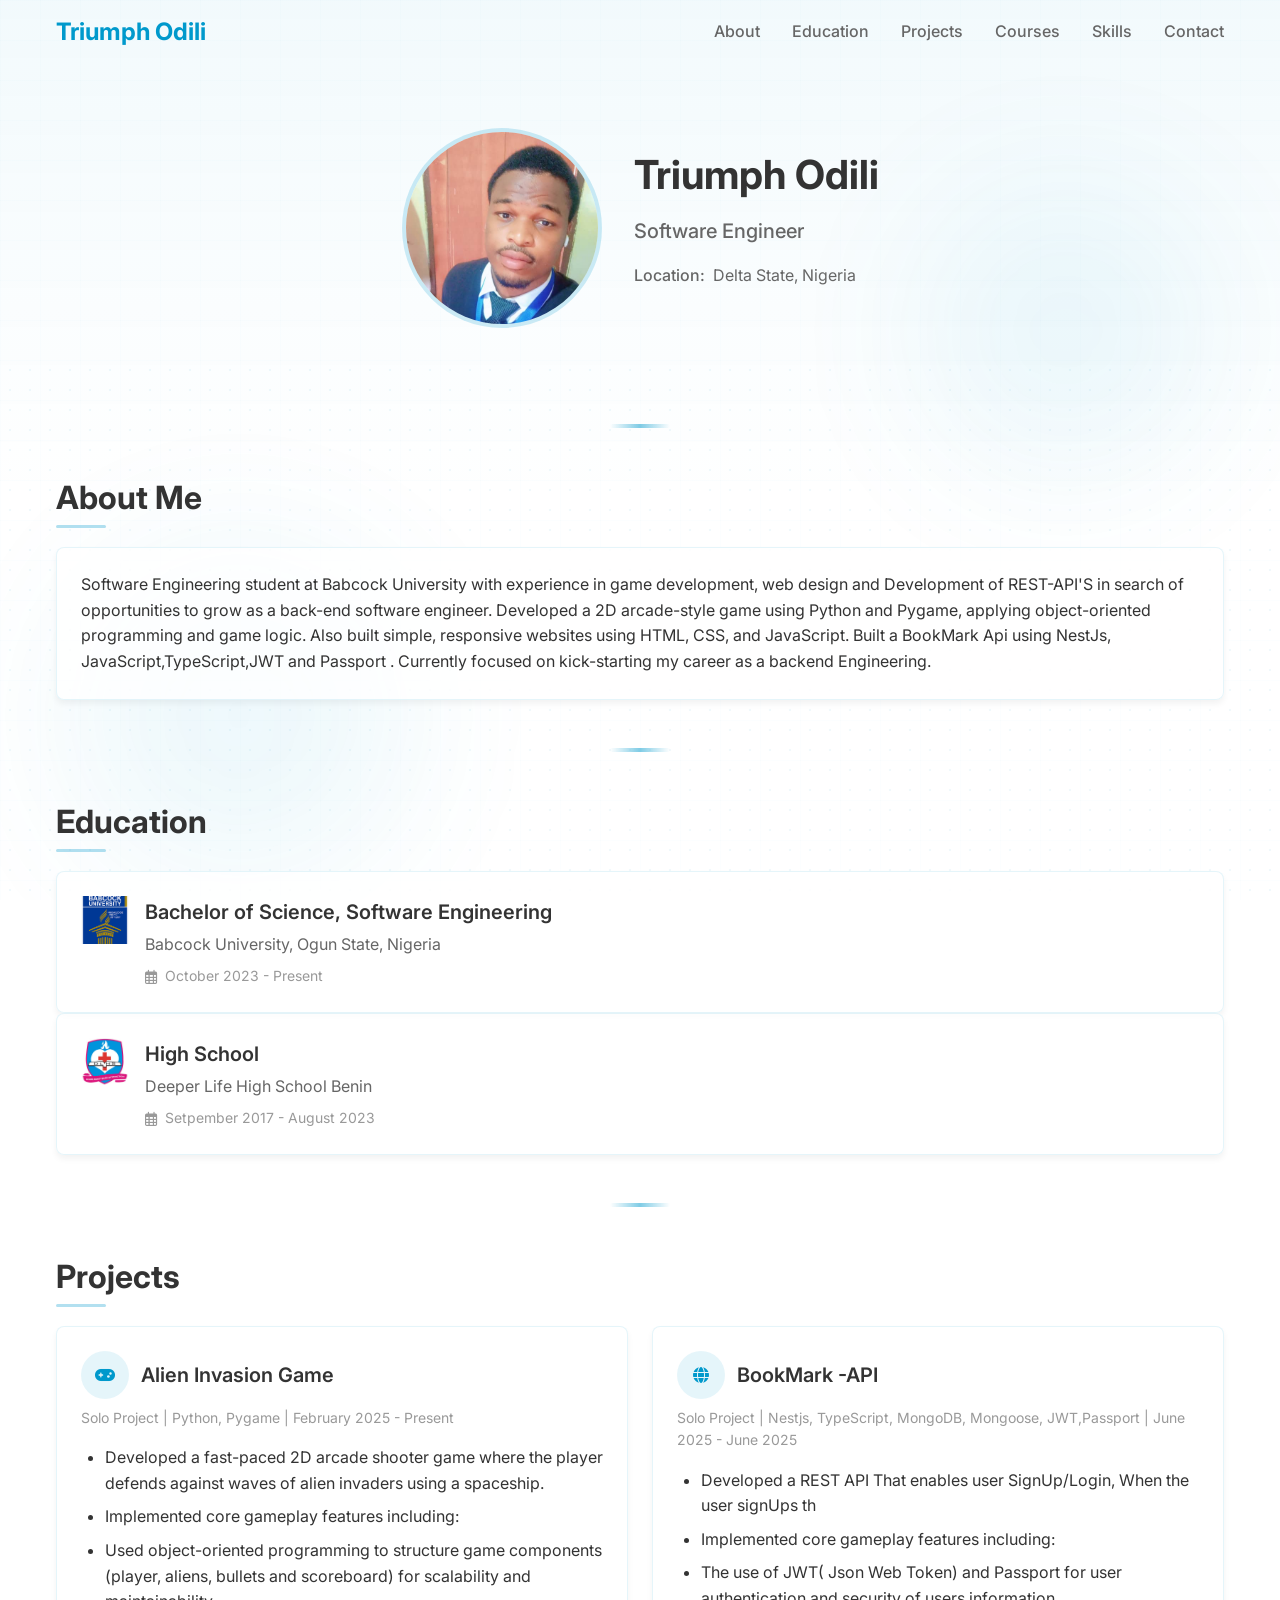
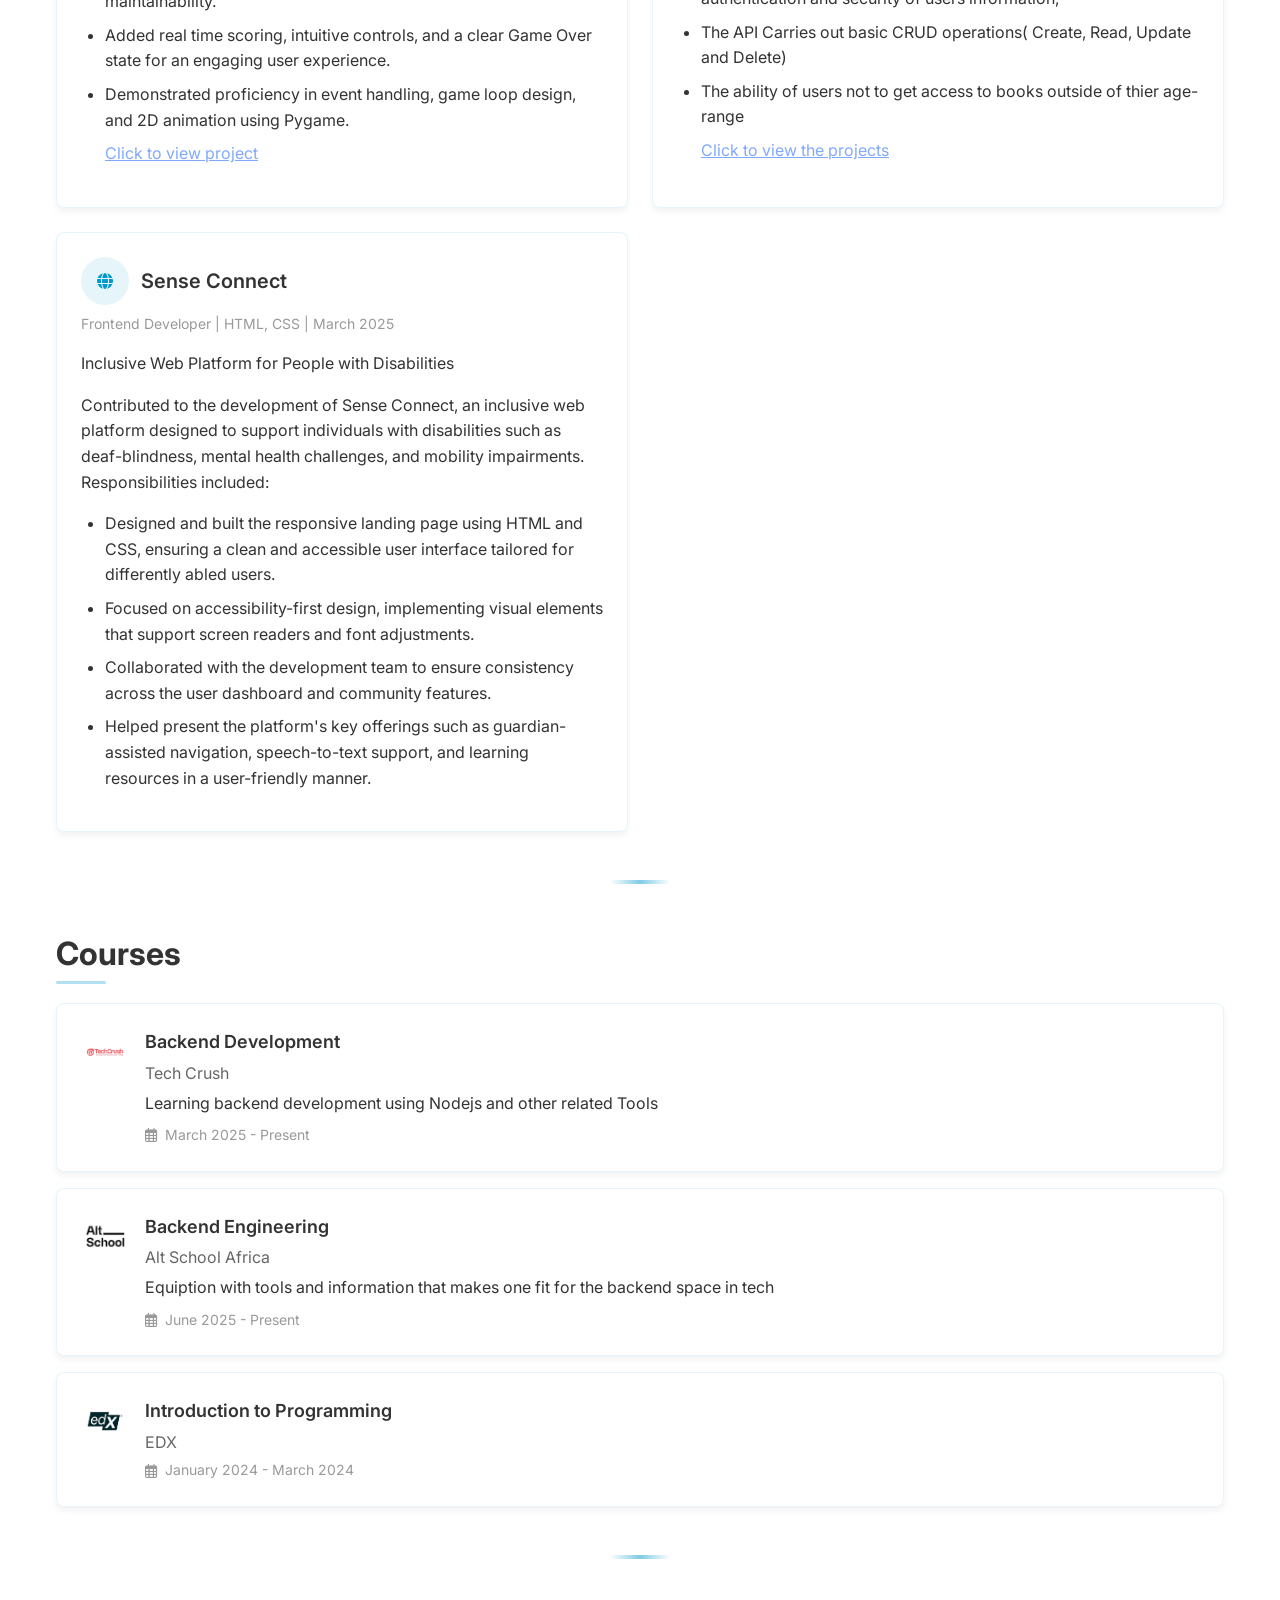
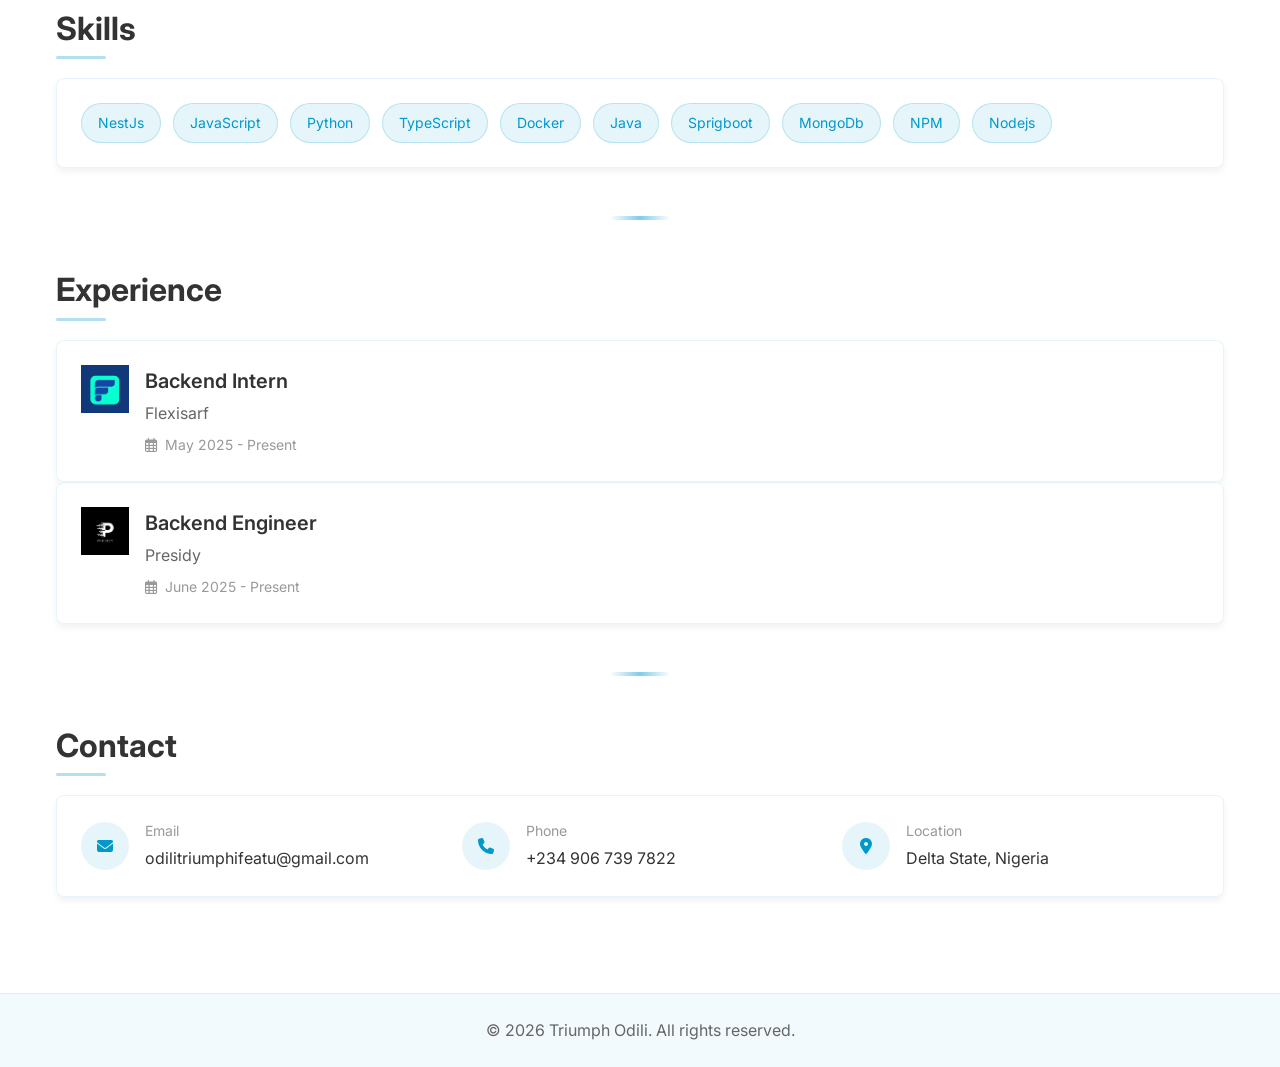
<file: index.html>
<!DOCTYPE html>
<html lang="en">
<head>
    <meta charset="UTF-8">
    <meta name="viewport" content="width=device-width, initial-scale=1.0">
    <title>Triumph Odili - Software Engineer</title>
    <link rel="stylesheet" href="https://cdnjs.cloudflare.com/ajax/libs/font-awesome/6.4.0/css/all.min.css">
    <link href="https://fonts.googleapis.com/css2?family=Inter:wght@300;400;500;600;700&display=swap" rel="stylesheet">
    <link rel="stylesheet" href="style.css">
    <style>
      </style>
</head>
<body>
    <!-- Background Elements -->
    <div class="background-elements">
        <div class="gradient-bg"></div>
        <div class="circle-1"></div>
        <div class="circle-2"></div>
        <div class="grid-pattern"></div>
        <div class="dots-pattern"></div>
    </div>

    <!-- Header -->
    <header id="header">
        <div class="container">
            <div class="logo">Triumph Odili</div>
            <nav class="desktop-nav">
                <ul>
                    <li><a href="#about">About</a></li>
                    <li><a href="#education">Education</a></li>
                    <li><a href="#projects">Projects</a></li>
                    <li><a href="#courses">Courses</a></li>
                    <li><a href="#skills">Skills</a></li>
                    <li><a href="#contact">Contact</a></li>
                </ul>
            </nav>
            <button class="mobile-menu-btn">
                <i class="fas fa-bars"></i>
            </button>
        </div>
        <nav class="mobile-nav">
            <ul>
                <li><a href="#about">About</a></li>
                <li><a href="#education">Education</a></li>
                <li><a href="#projects">Projects</a></li>
                <li><a href="#courses">Courses</a></li>
                <li><a href="#skills">Skills</a></li>
                <li><a href="#contact">Contact</a></li>
            </ul>
        </nav>
    </header>

    <main class="container">
        <!-- Hero Section -->
        <section class="hero">
            <div class="profile-picture">
                <!-- Static profile placeholder - replace this with your image by adding an <img> tag here -->
               
                
                <img src="triumph.jpg" alt="Triumph Odili" style="width: 100%; height: 100%; object-fit: cover;">
            </div>
            <div class="hero-content">
                <h1>Triumph Odili</h1>
                <h2>Software Engineer</h2>
                <div class="location">
                    <span class="label">Location:</span>
                    <span>Delta State, Nigeria</span>
                </div>
            </div>
        </section>

        <!-- About Section -->
        <section id="about" class="section">
            <h2 class="section-title">About Me</h2>
            <div class="card">
                <p>
                    Software Engineering student at Babcock University with experience in game development,  web design and Development of REST-API'S                    in search of opportunities to grow as a back-end software engineer. Developed a 2D arcade-style game using
                    Python and Pygame, applying object-oriented programming and game logic. Also built simple, responsive
                    websites using HTML, CSS, and JavaScript. Built a BookMark Api using NestJs, JavaScript,TypeScript,JWT and Passport
                    . Currently focused on kick-starting my career as a backend Engineering.
                </p>
            </div>
        </section>

        <!-- Education Section -->
        <section id="education" class="section">


            <h2 class="section-title">Education</h2>
            <div class="card">

                <div class="education-item">
                    <div class="icon-container">
                        <img src="Babcock.png" alt="Triumph Odili" style="width: 100%; height: 100%; object-fit: cover;">
                    </div>
                    <div class="education-details">
                        <h3>Bachelor of Science, Software Engineering</h3>
                        <p class="institution">Babcock University, Ogun State, Nigeria</p>
                        <div class="date">
                            <i class="far fa-calendar-alt"></i>
                            <span>October 2023 - Present</span>
                        </div>
                    </div>
                </div>

                
                
                
            </div>
            <div class="card">
                <div class="education-item">
                    <div class="icon-container">
                        <img src="Deel.jpeg" alt="Triumph Odili" style="width: 100%; height: 100%; object-fit: cover;">
                    </div>
                    <div class="education-details">
                        <h3>High School</h3>
                        <p class="institution">Deeper Life High School Benin</p>
                        <div class="date">
                            <i class="far fa-calendar-alt"></i>
                            <span>Setpember 2017 - August 2023</span>
                        </div>
                    </div>
                </div>
                </div>
        </section>

        <!-- Projects Section -->
        <section id="projects" class="section">
            <h2 class="section-title">Projects</h2>
            <div class="projects-grid">
                <!-- Alien Invasion Game -->
                <div class="card project-card">
                    <div class="project-header">
                        <div class="icon-container">
                            <i class="fas fa-gamepad"></i>
                        </div>
                        <h3>Alien Invasion Game</h3>
                    </div>
                    <div class="project-meta">
                        Solo Project | Python, Pygame | February 2025 - Present
                    </div>
                    <div class="project-content">
                        <ul>
                            <li>Developed a fast-paced 2D arcade shooter game where the player defends against waves of alien invaders using a spaceship.</li>
                            <li>Implemented core gameplay features including:</li>
                            <li>Used object-oriented programming to structure game components (player, aliens, bullets and scoreboard) for scalability and maintainability.</li>
                            <li>Added real time scoring, intuitive controls, and a clear Game Over state for an engaging user experience.</li>
                            <li>Demonstrated proficiency in event handling, game loop design, and 2D animation using Pygame.</li>
                            <a href="https://github.com/triumph101LAB/AlienInvasion" class="prolink">Click to view project</a>
                        </ul>
                    </div>
                </div>

                <div class="card project-card">
                    <div class="project-header">
                        <div class="icon-container">
                            <i class="fas fa-globe"></i>
                        </div>
                        <h3>BookMark -API</h3>
                    </div>
                    <div class="project-meta">
                        Solo Project | Nestjs, TypeScript, MongoDB, Mongoose, JWT,Passport  | June 2025 - June 2025
                    </div>
                    <div class="project-content">
                        <ul>
                            <li>Developed a REST API That enables user SignUp/Login, When the user signUps th</li>
                            <li>Implemented core gameplay features including:</li>
                            <li>The use of JWT( Json Web Token) and Passport for user authentication and security of users information,</li>
                            <li>The API Carries out basic CRUD operations( Create, Read, Update and Delete)</li>
                            <li>The ability of users not to get access to books outside of thier age-range</li>

                            <a href="https://github.com/triumph101LAB/UpdatedBookMark" target="_blank" class="prolink">Click to view the projects </a>
                        </ul>
                    </div>
                </div>

                <!-- Sense Connect -->
                <div class="card project-card">
                    <div class="project-header">
                        <div class="icon-container">
                            <i class="fas fa-globe"></i>
                        </div>
                        <h3>Sense Connect</h3>
                    </div>
                    <div class="project-meta">
                        Frontend Developer | HTML, CSS | March 2025
                    </div>
                    <div class="project-content">
                        <p>Inclusive Web Platform for People with Disabilities</p>
                        <p>
                            Contributed to the development of Sense Connect, an inclusive web platform designed
                            to support individuals with disabilities such as deaf-blindness, mental health challenges,
                            and mobility impairments. Responsibilities included:
                        </p>
                        <ul>
                            <li>Designed and built the responsive landing page using HTML and CSS, ensuring a clean and accessible user interface tailored for differently abled users.</li>
                            <li>Focused on accessibility-first design, implementing visual elements that support screen readers and font adjustments.</li>
                            <li>Collaborated with the development team to ensure consistency across the user dashboard and community features.</li>
                            <li>Helped present the platform's key offerings such as guardian-assisted navigation, speech-to-text support, and learning resources in a user-friendly manner.</li>
                        </ul>
                    </div>
                </div>
            </div>
        </section>

        <!-- Courses Section -->
        <section id="courses" class="section">
            <h2 class="section-title">Courses</h2>
            <div class="courses-list">

                <div class="card course-card">
                    <div class="course-content">
                        <div class="icon-container">
                            <img src="tech.png" alt="Triumph Odili" style="width: 100%; height: 100%; object-fit: cover;">
                        </div>
                        <div class="course-details">
                            <h3>Backend Development</h3>
                            <p class="institution">Tech Crush</p>
                            <p class="description">Learning backend development using Nodejs and other related Tools</p> 
                            <div class="date">
                                <i class="far fa-calendar-alt"></i>
                                <span>March 2025 - Present</span>
                            </div>
                        </div>
                    </div>
                </div>

                  <div class="card course-card">
                    <div class="course-content">
                        <div class="icon-container">
                            <img src="alt.png" alt="Triumph Odili" style="width: 100%; height: 100%; object-fit: cover;">
                        </div>
                        <div class="course-details">
                            <h3>Backend Engineering</h3>
                            <p class="institution">Alt School Africa</p>
                            <p class="description">Equiption with tools and information that makes one fit for the backend space in tech </p>
                            <div class="date">
                                <i class="far fa-calendar-alt"></i>
                                <span>June 2025 - Present</span>
                            </div>
                        </div>
                    </div>
                </div>

                <div class="card course-card">
                    <div class="course-content">
                        <div class="icon-container">
                            <img src="edx.png" alt="Triumph Odili" style="width: 100%; height: 100%; object-fit: cover;">
                        </div>
                        <div class="course-details">
                            <h3>Introduction to Programming</h3>
                            <p class="institution">EDX</p>
                            <div class="date">
                                <i class="far fa-calendar-alt"></i>
                                <span>January 2024 - March 2024</span>
                            </div>
                        </div>
                    </div>
                </div>
            </div>
        </section>

        <!-- Skills Section -->
        <section id="skills" class="section">
            <h2 class="section-title">Skills</h2>
            <div class="card">
                <div class="skills-container">
                    <span class="skill-badge">NestJs</span>
                    <span class="skill-badge">JavaScript</span>
                    <span class="skill-badge">Python</span>
                    <span class="skill-badge">TypeScript</span>
                    <span class="skill-badge">Docker</span>
                    <span class="skill-badge">Java</span>
                    <span class="skill-badge">Sprigboot</span>
                    <span class="skill-badge">MongoDb</span>
                    <span class="skill-badge">NPM</span>
                    <span class="skill-badge">Nodejs</span>
                </div>
            </div>
        </section>
            <!--- Experience Section-->
        <section id="experience" class="section">

            <h2 class="section-title"> Experience </h2>

            <div class="card" >

                <div class="education-item">
                    <div class="icon-container">
                      <img src="flexisarf.png" alt="Triumph Odili" style="width: 100%; height: 100%; object-fit: cover;">
                    </div>
                    <div class="education-details">
                        <h3>Backend Intern</h3>
                        <p class="institution">Flexisarf</p>
                        <div class="date">
                            <i class="far fa-calendar-alt"></i>
                            <span>May 2025 - Present</span>
                        </div>
                    </div>
                </div>   
            </div>

            <div class="card" >

                <div class="education-item">
                    <div class="icon-container">
                      <img src="presidy.jpg" alt="Triumph Odili" style="width: 100%; height: 100%; object-fit: cover;">
                    </div>
                    <div class="education-details">
                        <h3>Backend Engineer</h3>
                        <p class="institution">Presidy</p>
                        <div class="date">
                            <i class="far fa-calendar-alt"></i>
                            <span>June 2025 - Present</span>
                        </div>
                    </div>
                </div>   
            </div>
        </section>

        <!-- Contact Section -->
        <section id="contact" class="section">
            <h2 class="section-title">Contact</h2>
            <div class="card">
                <div class="contact-grid">
                    <div class="contact-item">
                        <div class="icon-container">
                            <i class="fas fa-envelope"></i>
                        </div>
                        <div class="contact-details">
                            <p class="label">Email</p>
                            <a href="mailto:odilitriumphifeatu@gmail.com" target="_blank">odilitriumphifeatu@gmail.com</a>
                        </div>
                    </div>

                    <div class="contact-item">
                        <div class="icon-container">
                            <i class="fas fa-phone"></i>
                        </div>
                        <div class="contact-details">
                            <p class="label">Phone</p>
                            <a href="tel:+2349067397822">+234 906 739 7822</a>
                        </div>
                    </div>

                    <div class="contact-item">
                        <div class="icon-container">
                            <i class="fas fa-map-marker-alt"></i>
                        </div>
                        <div class="contact-details">
                            <p class="label">Location</p>
                            <p>Delta State, Nigeria</p>
                        </div>
                    </div>
                </div>
            </div>
        </section>
    </main>

    <footer>
        <div class="container">
            <p>&copy; <span id="current-year"></span> Triumph Odili. All rights reserved.</p>
        </div>
    </footer>

    <script>
        document.addEventListener('DOMContentLoaded', function() {
            // Set current year in footer
            document.getElementById('current-year').textContent = new Date().getFullYear();

            // Mobile menu toggle
            const mobileMenuBtn = document.querySelector('.mobile-menu-btn');
            const mobileNav = document.querySelector('.mobile-nav');
            
            mobileMenuBtn.addEventListener('click', function() {
                mobileNav.classList.toggle('active');
                
                // Toggle icon between bars and X
                const icon = this.querySelector('i');
                if (icon.classList.contains('fa-bars')) {
                    icon.classList.remove('fa-bars');
                    icon.classList.add('fa-times');
                } else {
                    icon.classList.remove('fa-times');
                    icon.classList.add('fa-bars');
                }
            });

            // Close mobile menu when clicking a link
            const mobileNavLinks = document.querySelectorAll('.mobile-nav a');
            mobileNavLinks.forEach(link => {
                link.addEventListener('click', function() {
                    mobileNav.classList.remove('active');
                    const icon = mobileMenuBtn.querySelector('i');
                    icon.classList.remove('fa-times');
                    icon.classList.add('fa-bars');
                });
            });

            // Header scroll effect
            const header = document.getElementById('header');
            window.addEventListener('scroll', function() {
                if (window.scrollY > 10) {
                    header.classList.add('scrolled');
                } else {
                    header.classList.remove('scrolled');
                }
            });

            // Smooth scrolling for navigation links
            document.querySelectorAll('a[href^="#"]').forEach(anchor => {
                anchor.addEventListener('click', function(e) {
                    e.preventDefault();
                    const targetId = this.getAttribute('href');
                    const targetElement = document.querySelector(targetId);
                    
                    if (targetElement) {
                        window.scrollTo({
                            top: targetElement.offsetTop - 80, // Offset for header
                            behavior: 'smooth'
                        });
                    }
                });
            });

            // Add animation to cards when they come into view
            const observeElements = document.querySelectorAll('.card');
            
            const observer = new IntersectionObserver((entries) => {
                entries.forEach(entry => {
                    if (entry.isIntersecting) {
                        entry.target.style.opacity = '1';
                        entry.target.style.transform = 'translateY(0)';
                    }
                });
            }, { threshold: 0.1 });
            
            observeElements.forEach(element => {
                element.style.opacity = '0';
                element.style.transform = 'translateY(20px)';
                element.style.transition = 'opacity 0.5s ease, transform 0.5s ease';
                observer.observe(element);
            });
        });
    </script>
</body>

</html>
</file>
<file: style.css>
/* Base Styles */
        :root {
            --primary: #0099cc;
            --primary-light: rgba(0, 153, 204, 0.1);
            --primary-medium: rgba(0, 153, 204, 0.3);
            --primary-dark: rgba(0, 153, 204, 0.8);
            --text-dark: #333;
            --text-medium: #666;
            --text-light: #999;
            --background: #fff;
            --card-bg: rgba(255, 255, 255, 0.8);
            --border-color: rgba(0, 153, 204, 0.1);
            --shadow-color: rgba(0, 0, 0, 0.05);
            --transition: all 0.3s ease;
            --radius: 0.5rem;
        }

        * {
            margin: 0;
            padding: 0;
            box-sizing: border-box;
        }

        html {
            scroll-behavior: smooth;
        }

        body {
            font-family: 'Inter', sans-serif;
            color: var(--text-dark);
            line-height: 1.6;
            background-color: var(--background);
            position: relative;
            overflow-x: hidden;
        }

        .container {
            width: 100%;
            max-width: 1200px;
            margin: 0 auto;
            padding: 0 1rem;
        }
        .prolink{
            text-decoration: underline;
            color: rgba(0, 81, 255, 0.498);
        }

        a {
            color: var(--text-dark);
            text-decoration: none;
            transition: var(--transition);
        }

        a:hover {
            color: var(--primary);
        }

        ul {
            list-style: none;
        }

        /* Background Elements */
        .background-elements {
            position: fixed;
            top: 0;
            left: 0;
            width: 100%;
            height: 100%;
            z-index: -1;
            overflow: hidden;
        }

        .gradient-bg {
            position: absolute;
            top: 0;
            left: 0;
            right: 0;
            height: 500px;
            background: linear-gradient(to bottom, rgba(0, 153, 204, 0.05), transparent);
        }

        .circle-1 {
            position: absolute;
            top: 20%;
            right: 5%;
            width: 300px;
            height: 300px;
            border-radius: 50%;
            background-color: var(--primary-light);
            filter: blur(80px);
            opacity: 0.7;
        }

        .circle-2 {
            position: absolute;
            top: 60%;
            left: 5%;
            width: 350px;
            height: 350px;
            border-radius: 50%;
            background-color: var(--primary-light);
            filter: blur(80px);
            opacity: 0.7;
        }

        .grid-pattern {
            position: absolute;
            top: 0;
            left: 0;
            width: 100%;
            height: 100%;
            background-image: linear-gradient(to right, rgba(0, 153, 204, 0.05) 1px, transparent 1px),
                            linear-gradient(to bottom, rgba(0, 153, 204, 0.05) 1px, transparent 1px);
            background-size: 40px 40px;
            opacity: 0.3;
        }

        .dots-pattern {
            position: absolute;
            top: 40%;
            left: 0;
            width: 100%;
            height: 600px;
            background-image: radial-gradient(rgba(0, 153, 204, 0.2) 1px, transparent 1px);
            background-size: 20px 20px;
            opacity: 0.3;
        }

        /* Header */
        header {
            position: sticky;
            top: 0;
            z-index: 100;
            transition: var(--transition);
            background-color: transparent;
        }

        header.scrolled {
            background-color: rgba(255, 255, 255, 0.9);
            backdrop-filter: blur(10px);
            box-shadow: 0 2px 10px rgba(0, 0, 0, 0.1);
        }

        header .container {
            display: flex;
            justify-content: space-between;
            align-items: center;
            height: 4rem;
        }

        .logo {
            font-size: 1.5rem;
            font-weight: 700;
            color: var(--primary);
        }

        .desktop-nav ul {
            display: flex;
            gap: 2rem;
        }

        .desktop-nav a {
            color: var(--text-medium);
            font-weight: 500;
        }

        .desktop-nav a:hover {
            color: var(--primary);
        }

        .mobile-menu-btn {
            display: none;
            background: none;
            border: none;
            color: var(--text-medium);
            font-size: 1.25rem;
            cursor: pointer;
        }

        .mobile-nav {
            display: none;
            padding: 1rem 0;
            border-top: 1px solid var(--border-color);
            background-color: rgba(255, 255, 255, 0.95);
            backdrop-filter: blur(5px);
        }

        .mobile-nav.active {
            display: block;
        }

        .mobile-nav ul {
            display: flex;
            flex-direction: column;
            gap: 1rem;
        }

        .mobile-nav a {
            display: block;
            padding: 0.5rem 1rem;
            color: var(--text-medium);
        }

        .mobile-nav a:hover {
            color: var(--primary);
        }

        /* Hero Section */
        .hero {
            display: flex;
            flex-direction: column;
            align-items: center;
            gap: 2rem;
            padding: 2rem 0 4rem;
        }

        .profile-picture {
            position: relative;
            width: 200px;
            height: 200px;
            border-radius: 50%;
            overflow: hidden;
            background-color: var(--primary-light);
            border: 4px solid rgba(0, 153, 204, 0.1);
            display: flex;
            align-items: center;
            justify-content: center;
        }

        .profile-placeholder {
            display: flex;
            flex-direction: column;
            align-items: center;
            justify-content: center;
            width: 100%;
            height: 100%;
            color: rgba(0, 153, 204, 0.6);
            background-color: var(--primary-light);
        }

        .profile-placeholder i {
            font-size: 3rem;
            margin-bottom: 0.5rem;
        }

        .profile-placeholder p {
            font-size: 0.875rem;
            text-align: center;
            padding: 0 1rem;
        }

        .hero-content {
            text-align: center;
        }

        .hero-content h1 {
            font-size: 2.5rem;
            font-weight: 700;
            margin-bottom: 0.5rem;
        }

        .hero-content h2 {
            font-size: 1.25rem;
            font-weight: 500;
            color: var(--text-medium);
            margin-bottom: 1rem;
        }

        .location {
            display: flex;
            justify-content: center;
            gap: 0.5rem;
            color: var(--text-medium);
            margin-bottom: 1.5rem;
        }

        .location .label {
            font-weight: 500;
        }

        .primary-btn {
            background-color: var(--primary);
            color: white;
            border: none;
            padding: 0.75rem 1.5rem;
            border-radius: var(--radius);
            font-weight: 500;
            cursor: pointer;
            transition: var(--transition);
            position: relative;
            overflow: hidden;
        }

        .primary-btn::after {
            content: '';
            position: absolute;
            inset: 0;
            background-color: rgba(255, 255, 255, 0.2);
            opacity: 0;
            transition: var(--transition);
        }

        .primary-btn:hover::after {
            opacity: 1;
        }

        /* Section Styles */
        .section {
            padding: 3rem 0;
            position: relative;
        }

        .section::before {
            content: '';
            position: absolute;
            top: 0;
            left: 50%;
            transform: translateX(-50%);
            width: 60px;
            height: 4px;
            background: linear-gradient(90deg, transparent, rgba(0, 153, 204, 0.5), transparent);
            border-radius: 2px;
        }

        .section-title {
            font-size: 2rem;
            font-weight: 700;
            margin-bottom: 1.5rem;
            position: relative;
            display: inline-block;
        }

        .section-title::after {
            content: '';
            position: absolute;
            bottom: -5px;
            left: 0;
            width: 50px;
            height: 3px;
            background-color: rgba(0, 153, 204, 0.3);
            border-radius: 1.5px;
        }

        .card {
            background-color: var(--card-bg);
            border-radius: var(--radius);
            border: 1px solid var(--border-color);
            padding: 1.5rem;
            box-shadow: 0 4px 6px var(--shadow-color);
            backdrop-filter: blur(5px);
            transition: var(--transition);
        }

        .card:hover {
            transform: translateY(-5px);
            box-shadow: 0 10px 25px -5px rgba(0, 153, 204, 0.1);
        }

        /* Education Section */
        .education-item {
            display: flex;
            gap: 1rem;
            align-items: flex-start;
        }

        .icon-container {
            flex-shrink: 0;
            width: 3rem;
            height: 3rem;
            border-radius: 50%;
            background-color: var(--primary-light);
            display: flex;
            align-items: center;
            justify-content: center;
            color: var(--primary);
        }

        .education-details h3 {
            font-size: 1.25rem;
            font-weight: 600;
            margin-bottom: 0.25rem;
        }

        .institution {
            color: var(--text-medium);
            margin-bottom: 0.5rem;
        }

        .date {
            display: flex;
            align-items: center;
            gap: 0.5rem;
            color: var(--text-light);
            font-size: 0.875rem;
        }

        /* Projects Section */
        .projects-grid {
            display: grid;
            grid-template-columns: 1fr;
            gap: 1.5rem;
        }

        .project-card {
            display: flex;
            flex-direction: column;
        }

        .project-header {
            display: flex;
            align-items: center;
            gap: 0.75rem;
            margin-bottom: 0.5rem;
        }

        .project-header h3 {
            font-size: 1.25rem;
            font-weight: 600;
        }

        .project-meta {
            color: var(--text-light);
            font-size: 0.875rem;
            margin-bottom: 1rem;
        }

        .project-content p {
            margin-bottom: 1rem;
        }

        .project-content ul {
            list-style: disc;
            padding-left: 1.5rem;
            margin-bottom: 1rem;
        }

        .project-content li {
            margin-bottom: 0.5rem;
        }

        /* Courses Section */
        .courses-list {
            display: flex;
            flex-direction: column;
            gap: 1rem;
        }

        .course-card {
            padding: 1.5rem;
        }

        .course-content {
            display: flex;
            gap: 1rem;
            align-items: flex-start;
        }

        .course-details h3 {
            font-size: 1.125rem;
            font-weight: 600;
            margin-bottom: 0.25rem;
        }

        .course-details .institution {
            color: var(--text-medium);
            margin-bottom: 0.25rem;
        }

        .course-details .description {
            color: var(--text-dark);
            margin-bottom: 0.5rem;
        }

        /* Skills Section */
        .skills-container {
            display: flex;
            flex-wrap: wrap;
            gap: 0.75rem;
        }

        .skill-badge {
            background-color: var(--primary-light);
            color: var(--primary);
            border: 1px solid rgba(0, 153, 204, 0.2);
            padding: 0.5rem 1rem;
            border-radius: 9999px;
            font-size: 0.875rem;
            transition: var(--transition);
        }

        .skill-badge:hover {
            background-color: rgba(0, 153, 204, 0.2);
        }

        /* Contact Section */
        .contact-grid {
            display: grid;
            grid-template-columns: 1fr;
            gap: 1.5rem;
        }

        .contact-item {
            display: flex;
            align-items: center;
            gap: 1rem;
        }

        .contact-details .label {
            font-size: 0.875rem;
            color: var(--text-light);
            margin-bottom: 0.25rem;
        }

        .contact-details a {
            color: var(--text-dark);
            transition: var(--transition);
        }

        .contact-details a:hover {
            color: var(--primary);
        }

        /* Footer */
        footer {
            background-color: rgba(0, 153, 204, 0.05);
            border-top: 1px solid var(--border-color);
            padding: 1.5rem 0;
            text-align: center;
            color: var(--text-medium);
            margin-top: 3rem;
            position: relative;
            z-index: 10;
        }

        /* Media Queries */
        @media (min-width: 768px) {
            .hero {
                flex-direction: row;
                text-align: left;
                justify-content: center;
                padding: 4rem 0 6rem;
            }

            .hero-content {
                text-align: left;
            }

            .location {
                justify-content: flex-start;
            }

            .projects-grid {
                grid-template-columns: repeat(2, 1fr);
            }

            .contact-grid {
                grid-template-columns: repeat(3, 1fr);
            }
        }

        @media (max-width: 767px) {
            .desktop-nav {
                display: none;
            }

            .mobile-menu-btn {
                display: block;
            }
        }

        /* Animations */
        @keyframes fadeIn {
            from {
                opacity: 0;
                transform: translateY(20px);
            }
            to {
                opacity: 1;
                transform: translateY(0);
            }
        }

        .section {
            animation: fadeIn 0.6s ease-out forwards;
        }

        .section:nth-child(2) { animation-delay: 0.1s; }
        .section:nth-child(3) { animation-delay: 0.2s; }
        .section:nth-child(4) { animation-delay: 0.3s; }
        .section:nth-child(5) { animation-delay: 0.4s; }
        .section:nth-child(6) { animation-delay: 0.5s; }
</file>
